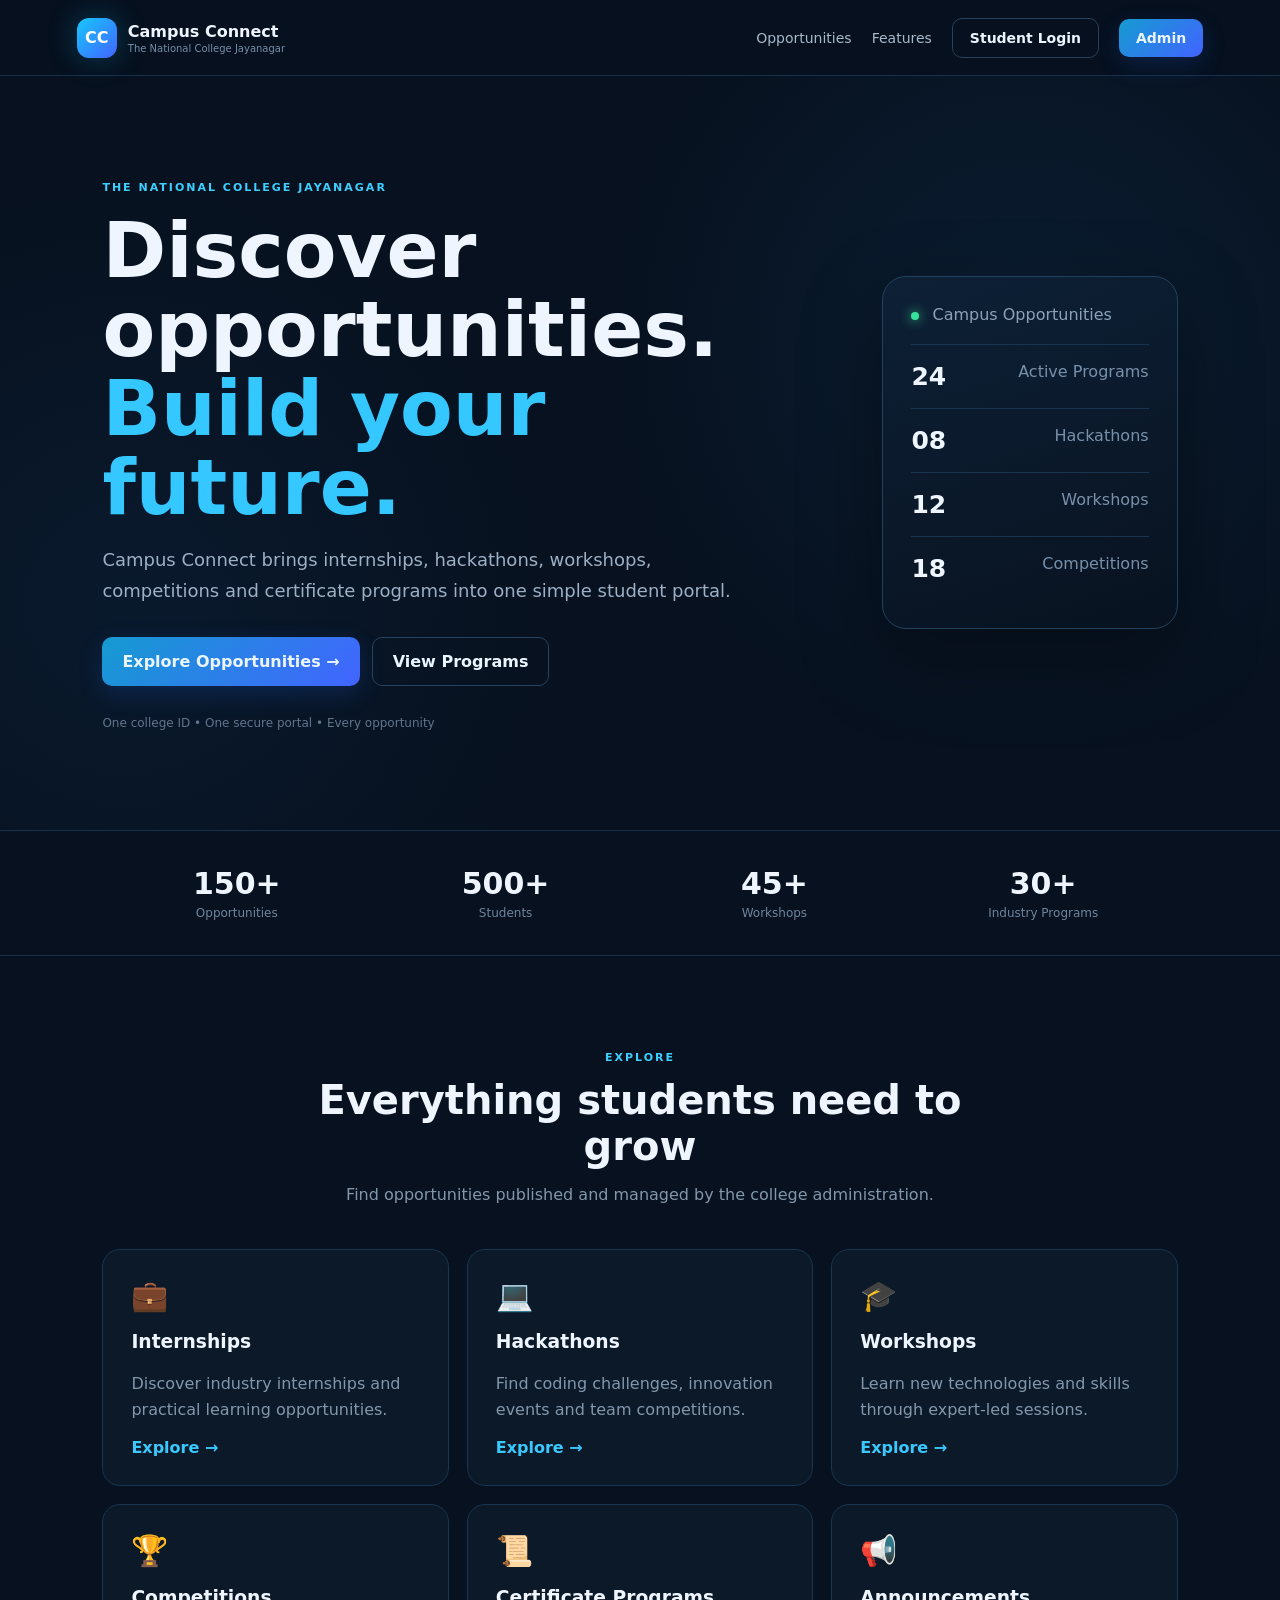
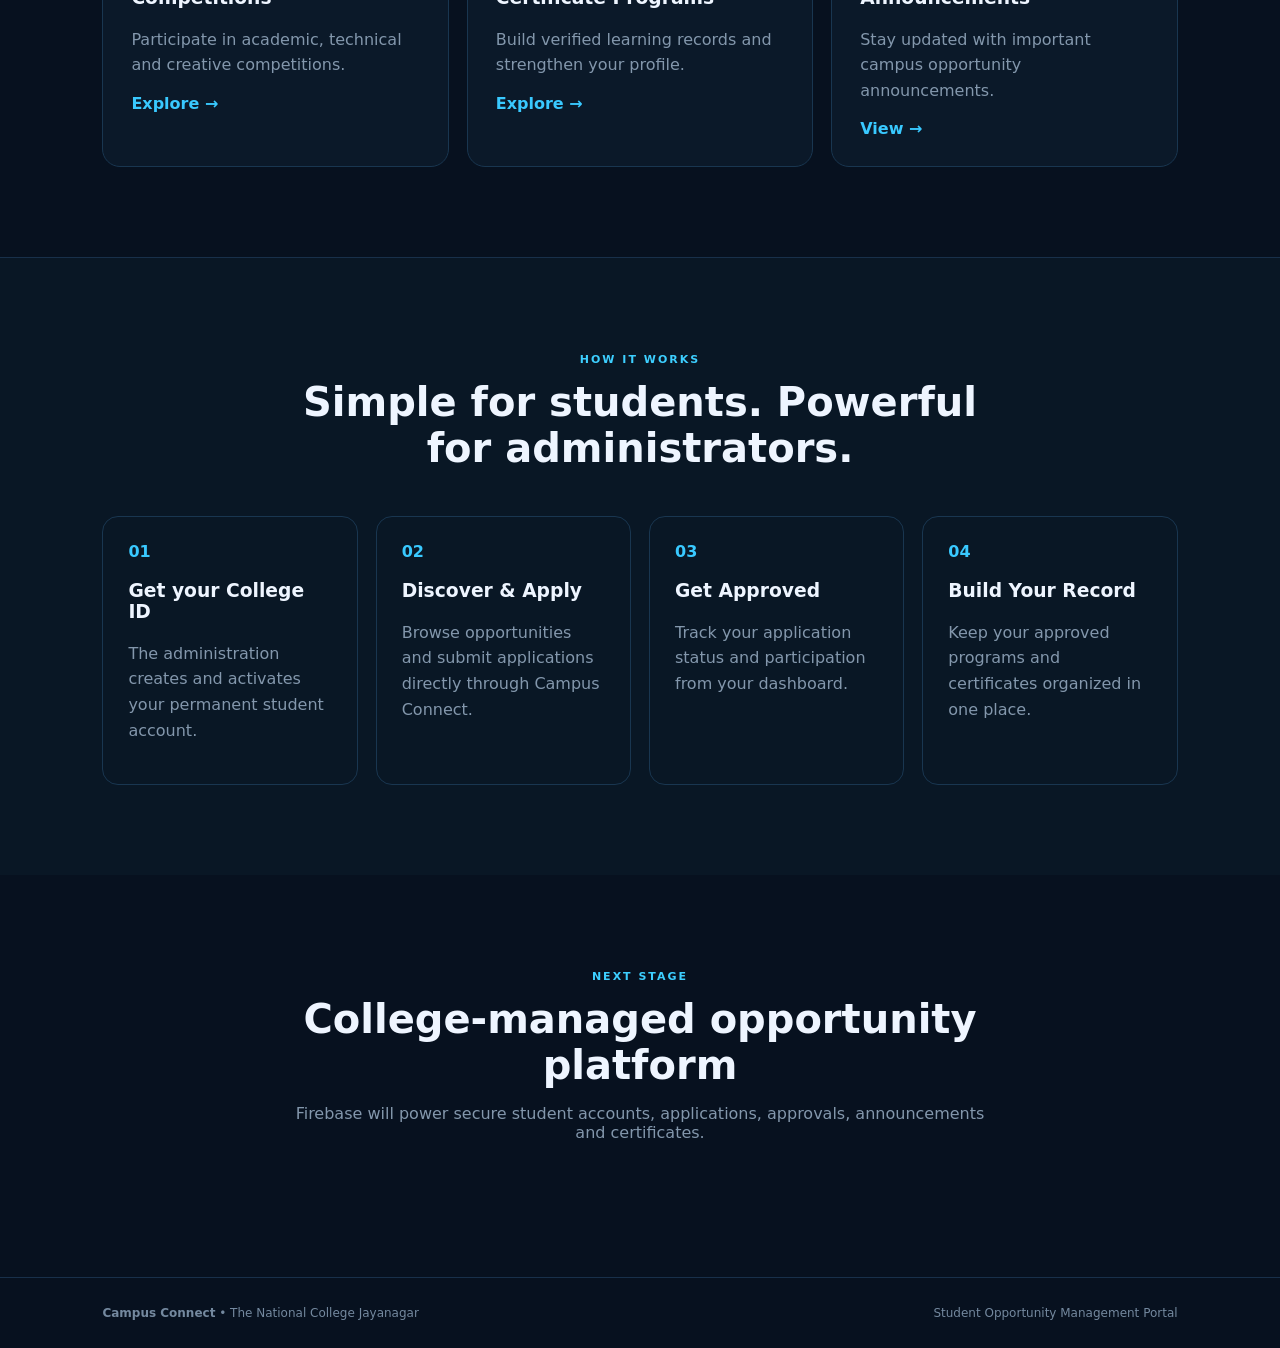
<file: index.html>
<!DOCTYPE html>
<html lang="en">
<head>
  <meta charset="UTF-8">
  <meta name="viewport" content="width=device-width, initial-scale=1.0">
  <title>Campus Connect | The National College Jayanagar</title>
  <link rel="stylesheet" href="css/style.css">
</head>
<body>
  <header class="navbar">
    <a class="brand" href="index.html">
      <span class="brand-mark">CC</span>
      <span><b>Campus Connect</b><small>The National College Jayanagar</small></span>
    </a>
    <nav>
      <a href="#opportunities">Opportunities</a>
      <a href="#features">Features</a>
      <a href="login.html" class="btn btn-outline">Student Login</a>
      <a href="admin-login.html" class="btn btn-primary">Admin</a>
    </nav>
  </header>

  <main>
    <section class="hero">
      <div class="hero-copy">
        <span class="eyebrow">THE NATIONAL COLLEGE JAYANAGAR</span>
        <h1>Discover opportunities.<br><span>Build your future.</span></h1>
        <p>Campus Connect brings internships, hackathons, workshops, competitions and certificate programs into one simple student portal.</p>
        <div class="hero-actions">
          <a href="login.html" class="btn btn-primary btn-large">Explore Opportunities →</a>
          <a href="#opportunities" class="btn btn-outline btn-large">View Programs</a>
        </div>
        <div class="hero-note">One college ID • One secure portal • Every opportunity</div>
      </div>
      <div class="hero-card">
        <div class="card-top"><span class="live-dot"></span> Campus Opportunities</div>
        <div class="mini-stat"><strong>24</strong><span>Active Programs</span></div>
        <div class="mini-stat"><strong>08</strong><span>Hackathons</span></div>
        <div class="mini-stat"><strong>12</strong><span>Workshops</span></div>
        <div class="mini-stat"><strong>18</strong><span>Competitions</span></div>
      </div>
    </section>

    <section class="stats">
      <div><strong>150+</strong><span>Opportunities</span></div>
      <div><strong>500+</strong><span>Students</span></div>
      <div><strong>45+</strong><span>Workshops</span></div>
      <div><strong>30+</strong><span>Industry Programs</span></div>
    </section>

    <section id="opportunities" class="section">
      <div class="section-heading">
        <span class="eyebrow">EXPLORE</span>
        <h2>Everything students need to grow</h2>
        <p>Find opportunities published and managed by the college administration.</p>
      </div>
      <div class="opportunity-grid">
        <article class="opportunity-card"><div class="icon">💼</div><h3>Internships</h3><p>Discover industry internships and practical learning opportunities.</p><a href="login.html">Explore →</a></article>
        <article class="opportunity-card"><div class="icon">💻</div><h3>Hackathons</h3><p>Find coding challenges, innovation events and team competitions.</p><a href="login.html">Explore →</a></article>
        <article class="opportunity-card"><div class="icon">🎓</div><h3>Workshops</h3><p>Learn new technologies and skills through expert-led sessions.</p><a href="login.html">Explore →</a></article>
        <article class="opportunity-card"><div class="icon">🏆</div><h3>Competitions</h3><p>Participate in academic, technical and creative competitions.</p><a href="login.html">Explore →</a></article>
        <article class="opportunity-card"><div class="icon">📜</div><h3>Certificate Programs</h3><p>Build verified learning records and strengthen your profile.</p><a href="login.html">Explore →</a></article>
        <article class="opportunity-card"><div class="icon">📢</div><h3>Announcements</h3><p>Stay updated with important campus opportunity announcements.</p><a href="login.html">View →</a></article>
      </div>
    </section>

    <section id="features" class="section dark-section">
      <div class="section-heading">
        <span class="eyebrow">HOW IT WORKS</span>
        <h2>Simple for students. Powerful for administrators.</h2>
      </div>
      <div class="steps">
        <div class="step"><span>01</span><h3>Get your College ID</h3><p>The administration creates and activates your permanent student account.</p></div>
        <div class="step"><span>02</span><h3>Discover & Apply</h3><p>Browse opportunities and submit applications directly through Campus Connect.</p></div>
        <div class="step"><span>03</span><h3>Get Approved</h3><p>Track your application status and participation from your dashboard.</p></div>
        <div class="step"><span>04</span><h3>Build Your Record</h3><p>Keep your approved programs and certificates organized in one place.</p></div>
      </div>
    </section>
  
    <section class="section">
      <div class="section-heading">
        <span class="eyebrow">NEXT STAGE</span>
        <h2>College-managed opportunity platform</h2>
        <p>Firebase will power secure student accounts, applications, approvals, announcements and certificates.</p>
      </div>
    </section>
  </main>

  <footer>
    <div><b>Campus Connect</b><span> • The National College Jayanagar</span></div>
    <div>Student Opportunity Management Portal</div>
  </footer>
</body>
</html>
</file>
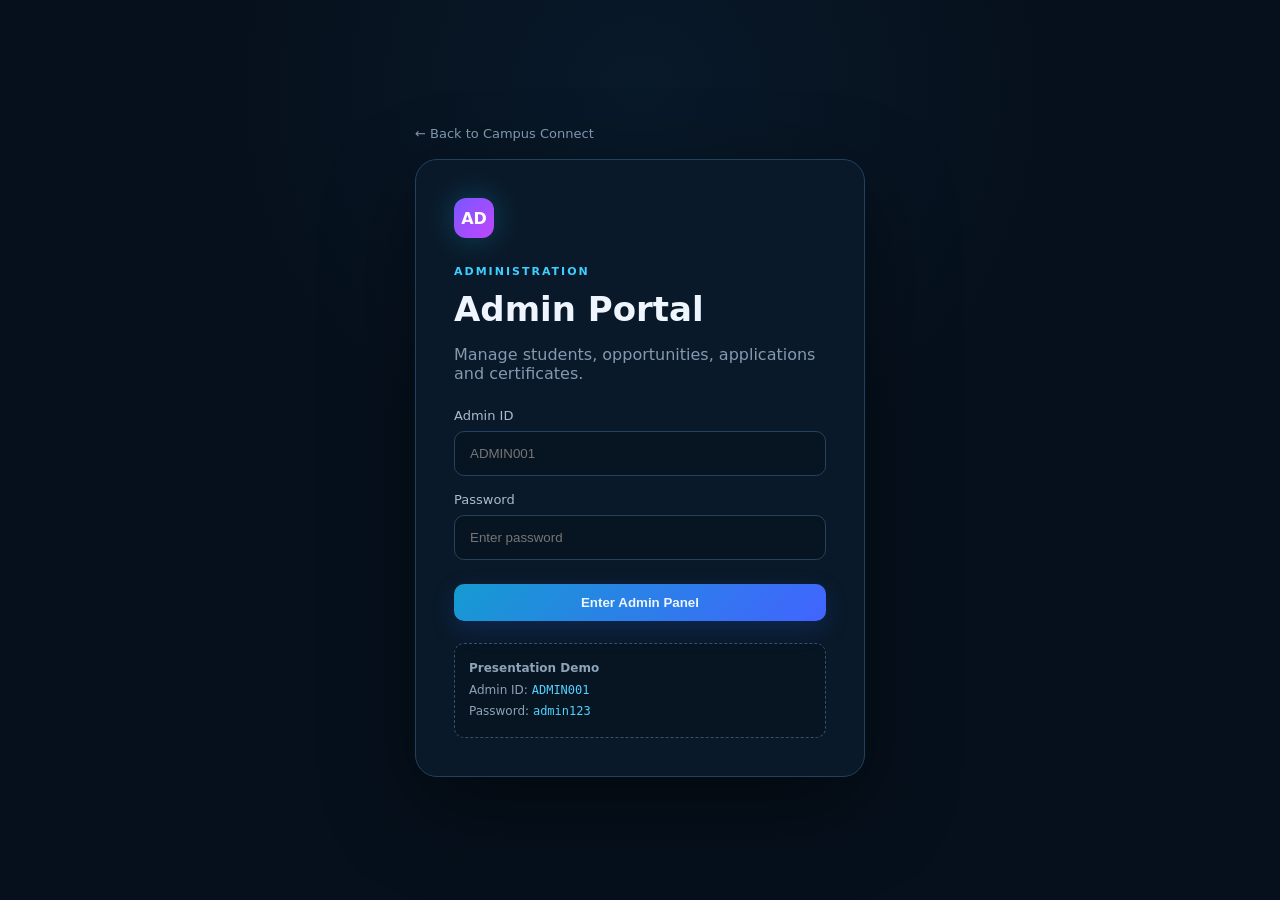
<file: admin-login.html>
<!DOCTYPE html>
<html lang="en"><head><meta charset="UTF-8"><meta name="viewport" content="width=device-width,initial-scale=1.0">
<title>Admin Login | Campus Connect</title><link rel="stylesheet" href="css/style.css"><link rel="stylesheet" href="css/auth.css"></head>
<body class="auth-page">
<div class="auth-shell">
  <a href="index.html" class="back">← Back to Campus Connect</a>
  <div class="auth-box admin-auth">
    <div class="auth-logo admin-mark">AD</div>
    <span class="eyebrow">ADMINISTRATION</span>
    <h1>Admin Portal</h1>
    <p>Manage students, opportunities, applications and certificates.</p>
    <form id="adminLogin">
      <label>Admin ID<input id="adminId" type="text" placeholder="ADMIN001" required></label>
      <label>Password<input id="adminPassword" type="password" placeholder="Enter password" required></label>
      <button class="btn btn-primary btn-full" type="submit">Enter Admin Panel</button>
      <p id="adminMessage" class="form-message"></p>
    </form>
    <div class="demo-box"><b>Presentation Demo</b><br>Admin ID: <code>ADMIN001</code><br>Password: <code>admin123</code></div>
  </div>
</div>
<script src="js/auth.js"></script></body></html>
</file>
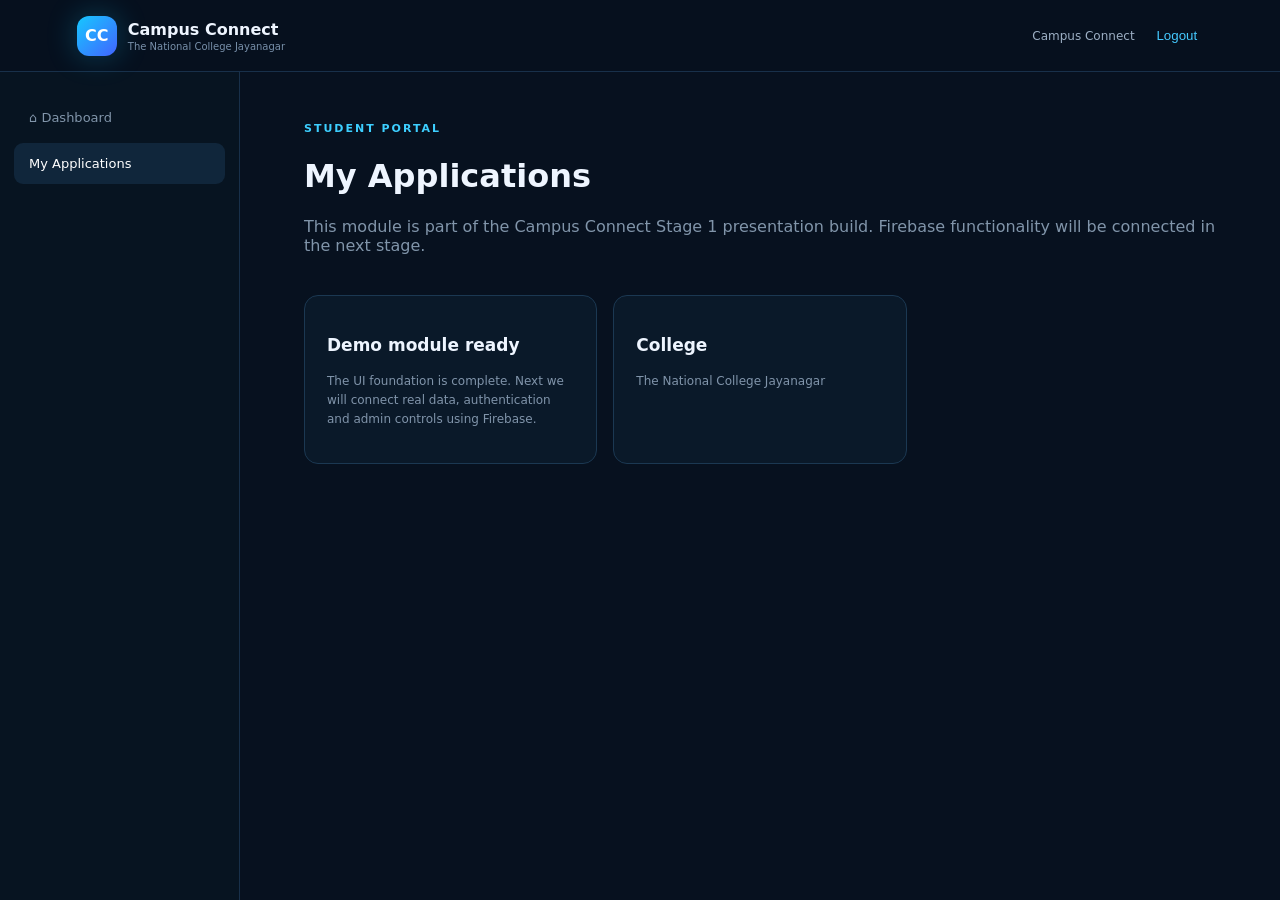
<file: applications.html>
<!DOCTYPE html><html lang="en"><head><meta charset="UTF-8"><meta name="viewport" content="width=device-width,initial-scale=1.0"><title>My Applications | Campus Connect</title><link rel="stylesheet" href="css/style.css"><link rel="stylesheet" href="css/dashboard.css"></head><body><header class="dash-nav"><a class="brand" href="index.html"><span class="brand-mark">CC</span><span><b>Campus Connect</b><small>The National College Jayanagar</small></span></a><div class="user-chip">Campus Connect <button onclick="logout()">Logout</button></div></header><div class="dash-layout"><aside class="sidebar"><a href="dashboard.html">⌂ Dashboard</a><a class="active" href="#">My Applications</a></aside><main class="dashboard-main"><span class="eyebrow">STUDENT PORTAL</span><h1>My Applications</h1><p style="color:#8195aa">This module is part of the Campus Connect Stage 1 presentation build. Firebase functionality will be connected in the next stage.</p><div class="dash-section"><div class="dash-cards"><article><h3>Demo module ready</h3><p>The UI foundation is complete. Next we will connect real data, authentication and admin controls using Firebase.</p></article><article><h3>College</h3><p>The National College Jayanagar</p></article></div></div></main></div><script src="js/auth.js"></script></body></html>
</file>
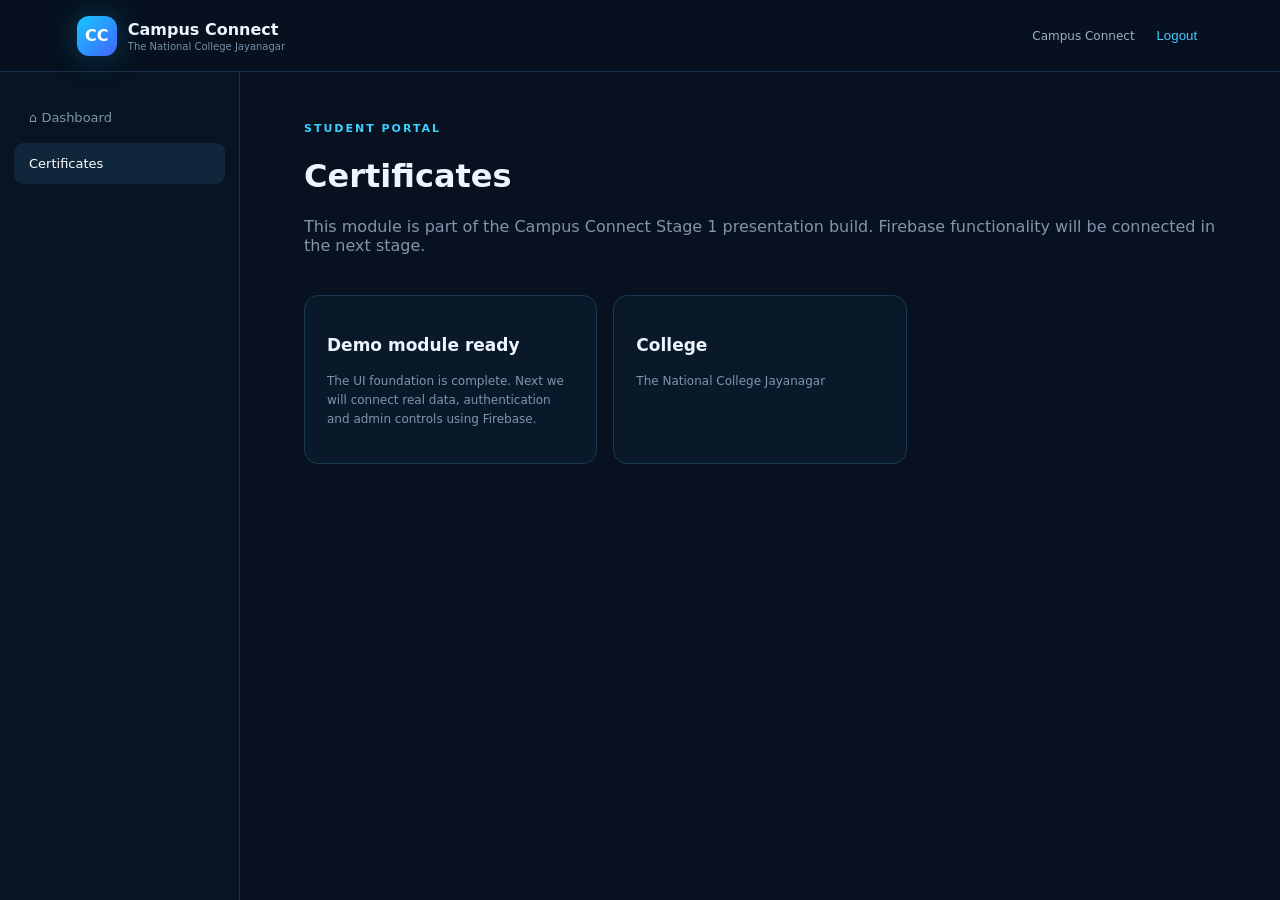
<file: certificates.html>
<!DOCTYPE html><html lang="en"><head><meta charset="UTF-8"><meta name="viewport" content="width=device-width,initial-scale=1.0"><title>Certificates | Campus Connect</title><link rel="stylesheet" href="css/style.css"><link rel="stylesheet" href="css/dashboard.css"></head><body><header class="dash-nav"><a class="brand" href="index.html"><span class="brand-mark">CC</span><span><b>Campus Connect</b><small>The National College Jayanagar</small></span></a><div class="user-chip">Campus Connect <button onclick="logout()">Logout</button></div></header><div class="dash-layout"><aside class="sidebar"><a href="dashboard.html">⌂ Dashboard</a><a class="active" href="#">Certificates</a></aside><main class="dashboard-main"><span class="eyebrow">STUDENT PORTAL</span><h1>Certificates</h1><p style="color:#8195aa">This module is part of the Campus Connect Stage 1 presentation build. Firebase functionality will be connected in the next stage.</p><div class="dash-section"><div class="dash-cards"><article><h3>Demo module ready</h3><p>The UI foundation is complete. Next we will connect real data, authentication and admin controls using Firebase.</p></article><article><h3>College</h3><p>The National College Jayanagar</p></article></div></div></main></div><script src="js/auth.js"></script></body></html>
</file>
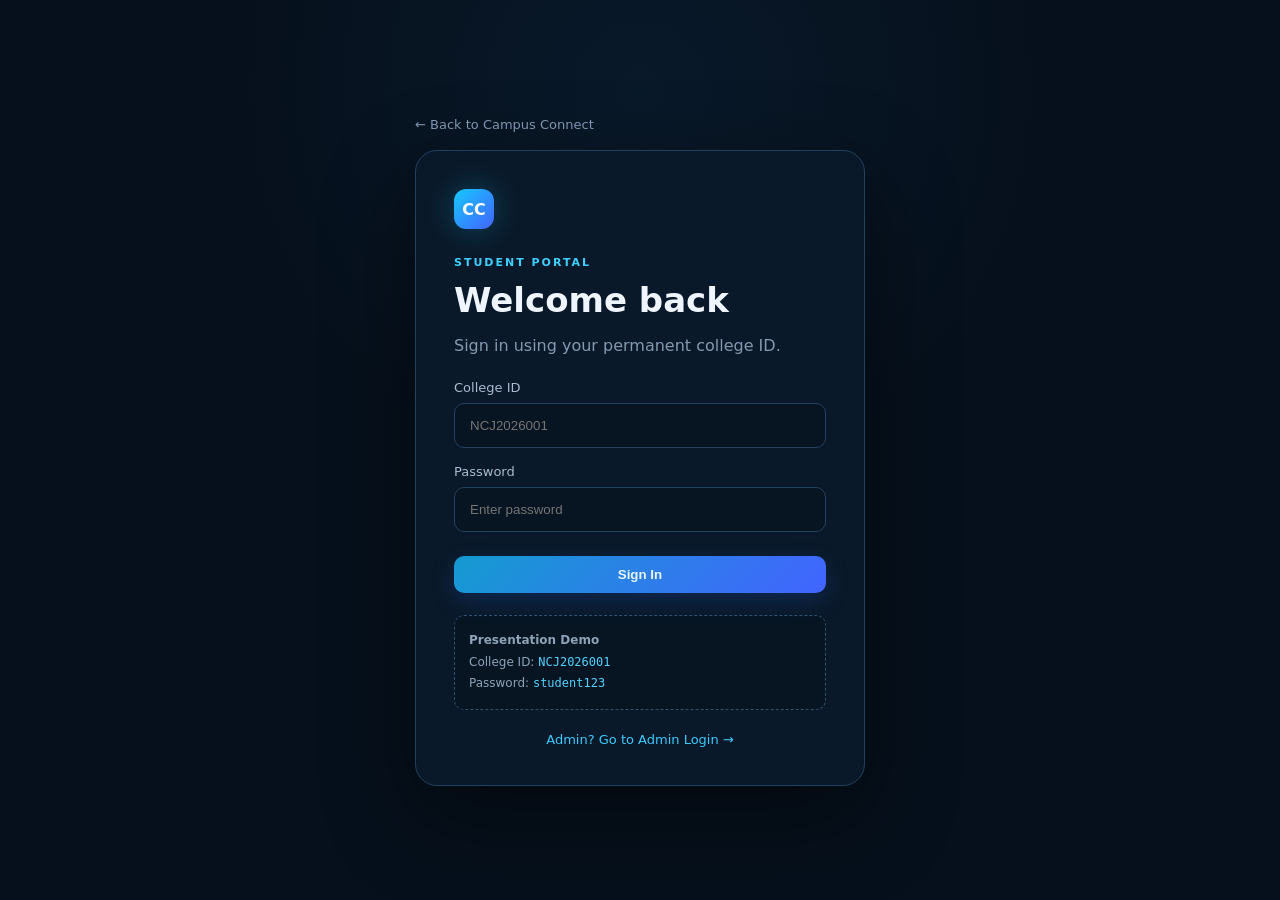
<file: login.html>
<!DOCTYPE html>
<html lang="en"><head><meta charset="UTF-8"><meta name="viewport" content="width=device-width,initial-scale=1.0">
<title>Student Login | Campus Connect</title><link rel="stylesheet" href="css/style.css"><link rel="stylesheet" href="css/auth.css"></head>
<body class="auth-page">
<div class="auth-shell">
  <a href="index.html" class="back">← Back to Campus Connect</a>
  <div class="auth-box">
    <div class="auth-logo">CC</div>
    <span class="eyebrow">STUDENT PORTAL</span>
    <h1>Welcome back</h1>
    <p>Sign in using your permanent college ID.</p>
    <form id="studentLogin">
      <label>College ID<input id="studentId" type="text" placeholder="NCJ2026001" required></label>
      <label>Password<input id="studentPassword" type="password" placeholder="Enter password" required></label>
      <button class="btn btn-primary btn-full" type="submit">Sign In</button>
      <p id="loginMessage" class="form-message"></p>
    </form>
    <div class="demo-box"><b>Presentation Demo</b><br>College ID: <code>NCJ2026001</code><br>Password: <code>student123</code></div>
    <a href="admin-login.html" class="switch-link">Admin? Go to Admin Login →</a>
  </div>
</div>
<script src="js/auth.js"></script></body></html>
</file>
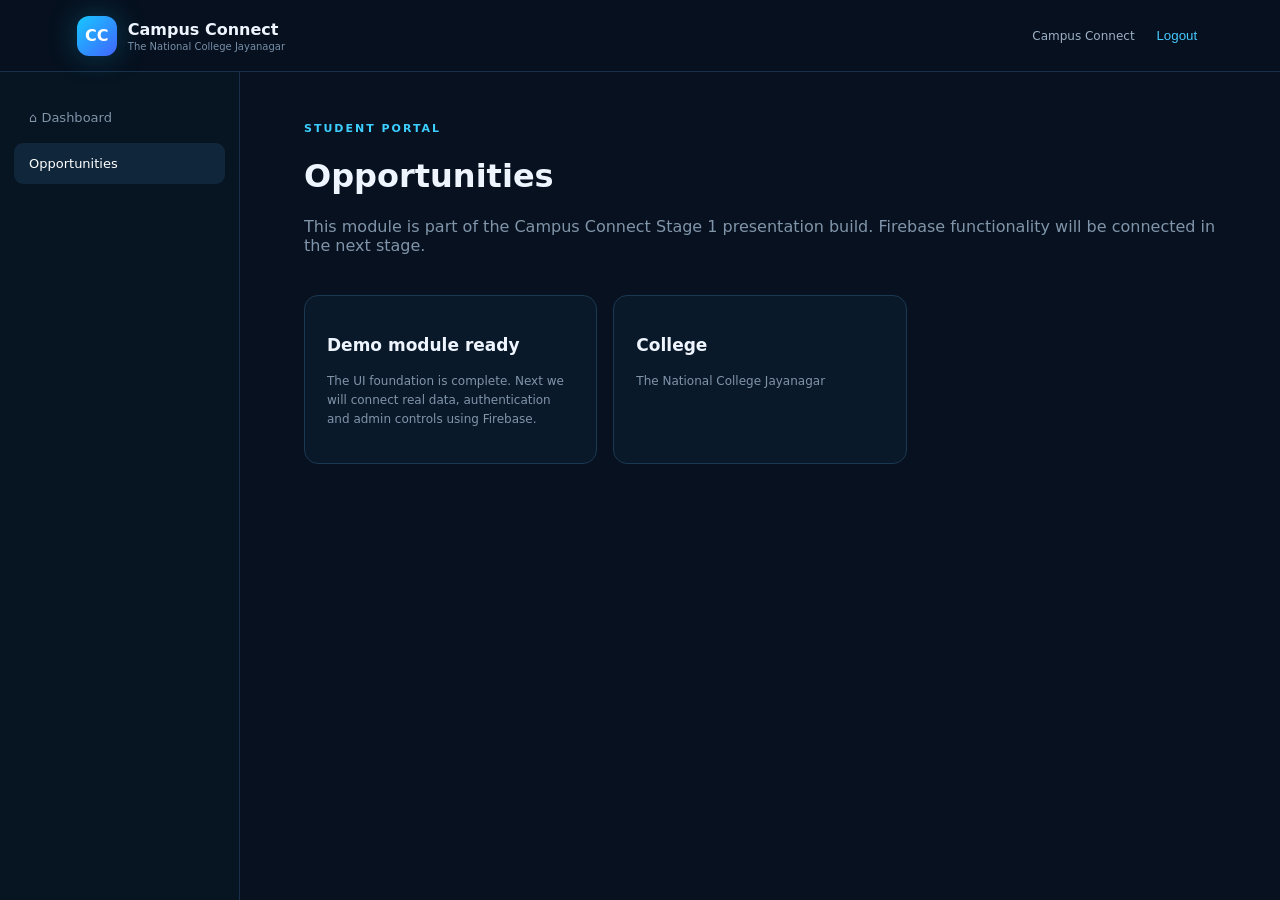
<file: opportunity.html>
<!DOCTYPE html><html lang="en"><head><meta charset="UTF-8"><meta name="viewport" content="width=device-width,initial-scale=1.0"><title>Opportunities | Campus Connect</title><link rel="stylesheet" href="css/style.css"><link rel="stylesheet" href="css/dashboard.css"></head><body><header class="dash-nav"><a class="brand" href="index.html"><span class="brand-mark">CC</span><span><b>Campus Connect</b><small>The National College Jayanagar</small></span></a><div class="user-chip">Campus Connect <button onclick="logout()">Logout</button></div></header><div class="dash-layout"><aside class="sidebar"><a href="dashboard.html">⌂ Dashboard</a><a class="active" href="#">Opportunities</a></aside><main class="dashboard-main"><span class="eyebrow">STUDENT PORTAL</span><h1>Opportunities</h1><p style="color:#8195aa">This module is part of the Campus Connect Stage 1 presentation build. Firebase functionality will be connected in the next stage.</p><div class="dash-section"><div class="dash-cards"><article><h3>Demo module ready</h3><p>The UI foundation is complete. Next we will connect real data, authentication and admin controls using Firebase.</p></article><article><h3>College</h3><p>The National College Jayanagar</p></article></div></div></main></div><script src="js/auth.js"></script></body></html>
</file>
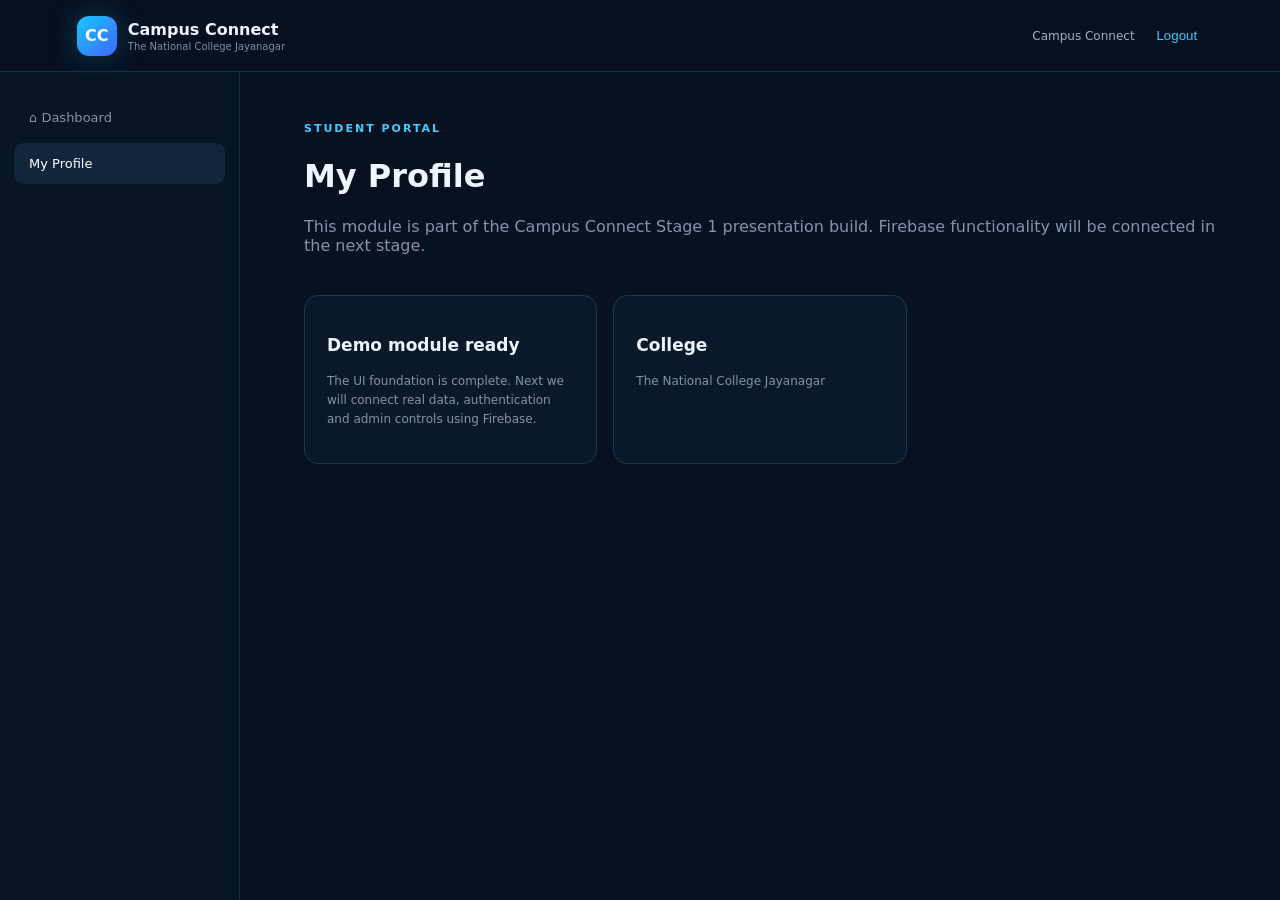
<file: profile.html>
<!DOCTYPE html><html lang="en"><head><meta charset="UTF-8"><meta name="viewport" content="width=device-width,initial-scale=1.0"><title>My Profile | Campus Connect</title><link rel="stylesheet" href="css/style.css"><link rel="stylesheet" href="css/dashboard.css"></head><body><header class="dash-nav"><a class="brand" href="index.html"><span class="brand-mark">CC</span><span><b>Campus Connect</b><small>The National College Jayanagar</small></span></a><div class="user-chip">Campus Connect <button onclick="logout()">Logout</button></div></header><div class="dash-layout"><aside class="sidebar"><a href="dashboard.html">⌂ Dashboard</a><a class="active" href="#">My Profile</a></aside><main class="dashboard-main"><span class="eyebrow">STUDENT PORTAL</span><h1>My Profile</h1><p style="color:#8195aa">This module is part of the Campus Connect Stage 1 presentation build. Firebase functionality will be connected in the next stage.</p><div class="dash-section"><div class="dash-cards"><article><h3>Demo module ready</h3><p>The UI foundation is complete. Next we will connect real data, authentication and admin controls using Firebase.</p></article><article><h3>College</h3><p>The National College Jayanagar</p></article></div></div></main></div><script src="js/auth.js"></script></body></html>
</file>
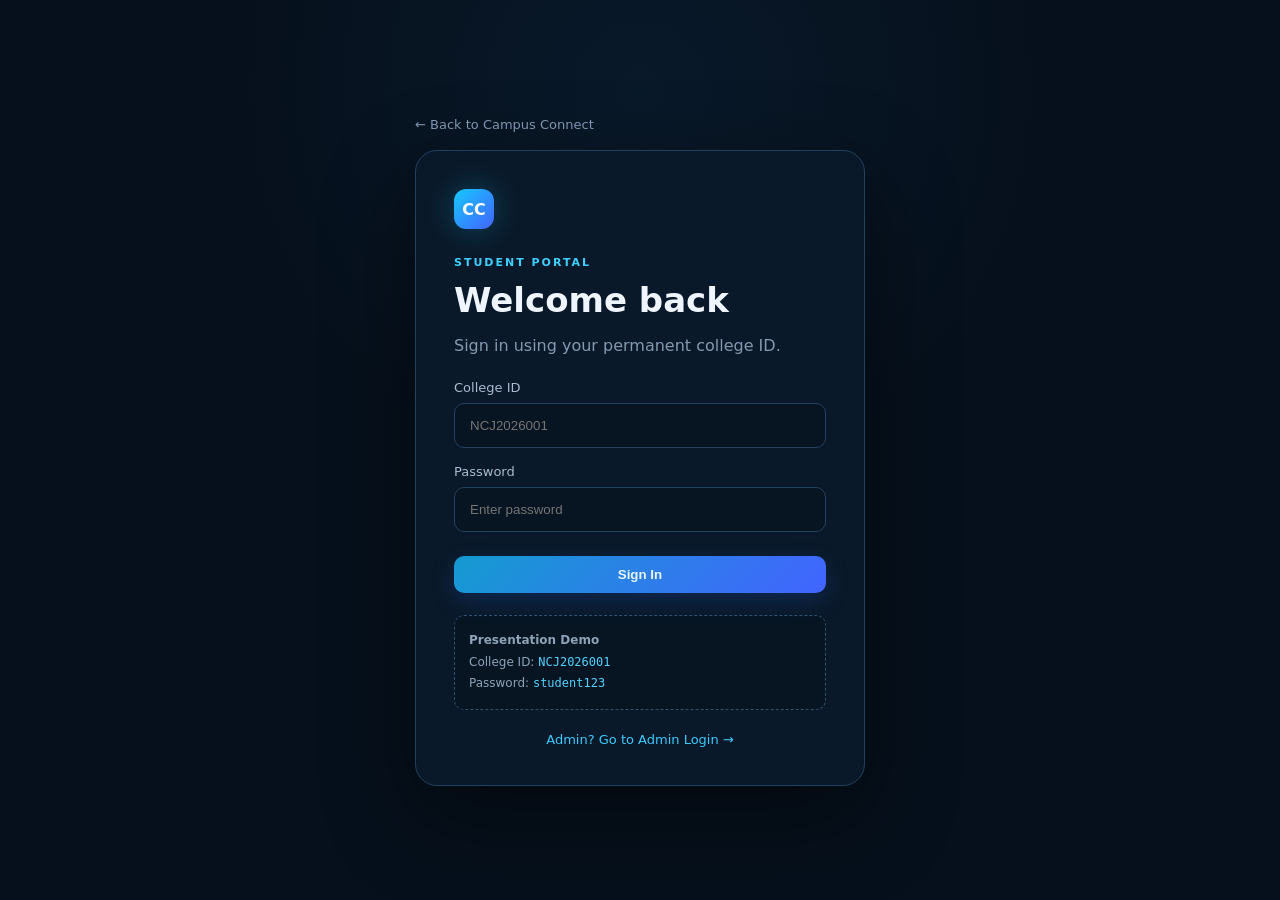
<file: student-dashboard.html>
<!DOCTYPE html>
<html lang="en"><head><meta charset="UTF-8"><meta name="viewport" content="width=device-width,initial-scale=1.0">
<title>Student Dashboard | Campus Connect</title><link rel="stylesheet" href="css/style.css"><link rel="stylesheet" href="css/dashboard.css"></head>
<body data-role="student">
<header class="dash-nav"><a class="brand" href="index.html"><span class="brand-mark">CC</span><span><b>Campus Connect</b><small>The National College Jayanagar</small></span></a><div class="user-chip"><span data-user-id>NCJ2026001</span> <button onclick="logout()">Logout</button></div></header>
<div class="dash-layout">
<aside class="sidebar"><a class="active" href="student-dashboard.html">⌂ Dashboard</a><a href="opportunity.html">◎ Opportunities</a><a href="applications.html">✓ My Applications</a><a href="certificates.html">▣ Certificates</a><a href="profile.html">◉ My Profile</a></aside>
<main class="dashboard-main">
<div class="welcome"><div><span class="eyebrow">STUDENT DASHBOARD</span><h1>Welcome, <span data-user-name>Janardhan</span> 👋</h1><p>Here’s what’s happening on Campus Connect today.</p></div><a href="opportunity.html" class="btn btn-primary">Find Opportunities</a></div>
<div class="dashboard-stats"><div><span>Active Opportunities</span><strong>24</strong></div><div><span>Applications</span><strong>06</strong></div><div><span>Approved</span><strong>04</strong></div><div><span>Certificates</span><strong>03</strong></div></div>
<section class="dash-section"><div class="section-title"><h2>Recommended for you</h2><a href="opportunity.html">View all →</a></div>
<div class="dash-cards"><article><span class="tag blue">HACKATHON</span><h3>National Innovation Hackathon 2026</h3><p>Build solutions for real-world problems.</p><div class="card-meta">📅 Oct 18, 2026 &nbsp; • &nbsp; Online</div><button onclick="alert('Demo: Application submitted!')" class="btn btn-small">Apply Now</button></article>
<article><span class="tag green">INTERNSHIP</span><h3>AI & Web Development Internship</h3><p>8-week industry-oriented internship program.</p><div class="card-meta">📅 Applications open &nbsp; • &nbsp; Bengaluru</div><button onclick="alert('Demo: Application submitted!')" class="btn btn-small">Apply Now</button></article>
<article><span class="tag purple">WORKSHOP</span><h3>Cloud Computing Workshop</h3><p>Hands-on workshop covering modern cloud tools.</p><div class="card-meta">📅 Sep 30, 2026 &nbsp; • &nbsp; Campus</div><button onclick="alert('Demo: Registered!')" class="btn btn-small">Register</button></article></div></section>
</main></div><script src="js/auth.js"></script></body></html>
</file>
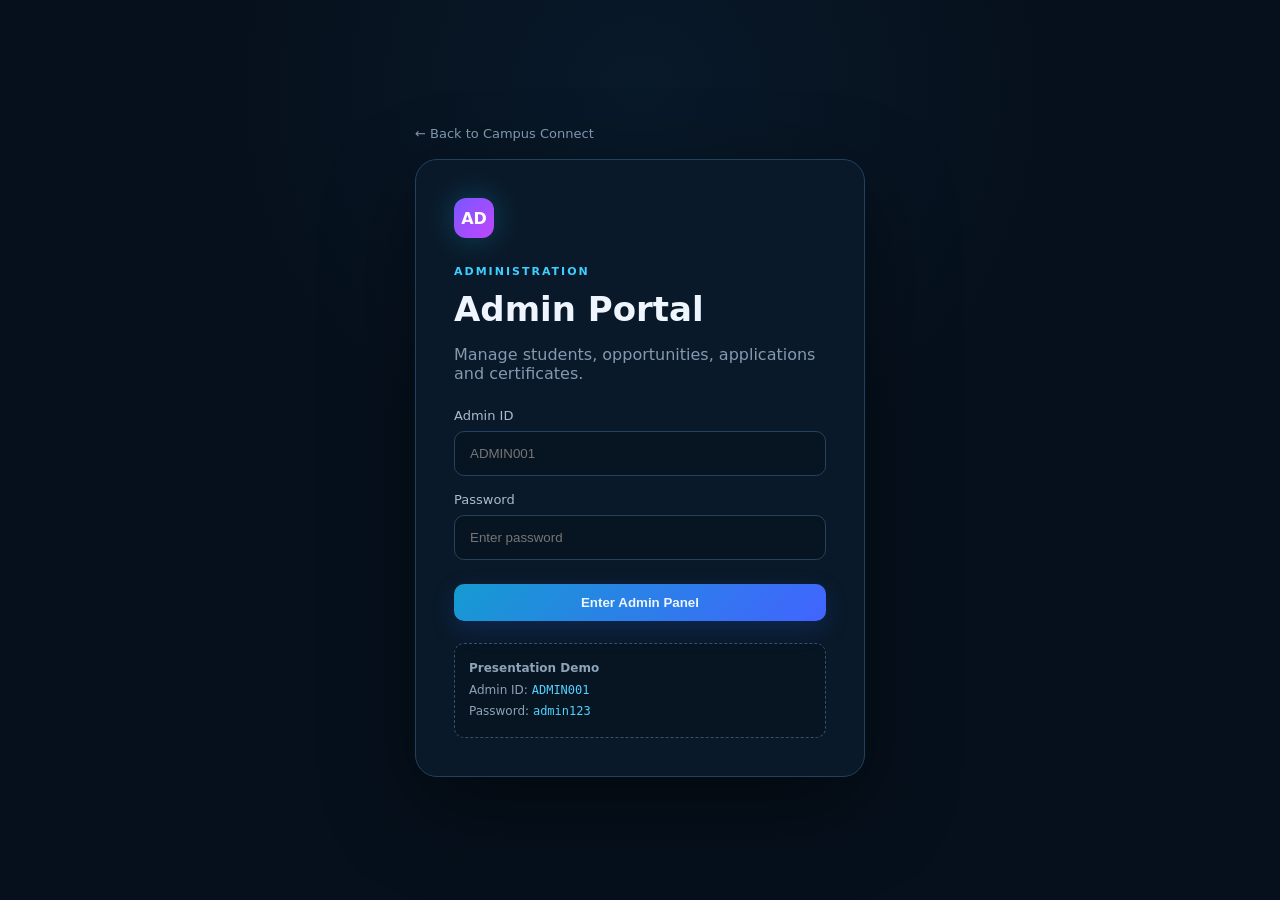
<file: admin/announcements.html>
<!DOCTYPE html><html lang="en"><head><meta charset="UTF-8"><meta name="viewport" content="width=device-width,initial-scale=1.0"><title>Announcements | Campus Connect</title><link rel="stylesheet" href="../css/style.css"><link rel="stylesheet" href="../css/dashboard.css"></head><body data-role="admin"><header class="dash-nav"><a class="brand" href="../index.html"><span class="brand-mark">CC</span><span><b>Campus Connect</b><small>The National College Jayanagar</small></span></a><div class="user-chip">Campus Connect <button onclick="logout()">Logout</button></div></header><div class="dash-layout"><aside class="sidebar"><a href="dashboard.html">⌂ Dashboard</a><a class="active" href="#">Announcements</a></aside><main class="dashboard-main"><span class="eyebrow">ADMINISTRATION</span><h1>Announcements</h1><p style="color:#8195aa">This module is part of the Campus Connect Stage 1 presentation build. Firebase functionality will be connected in the next stage.</p><div class="dash-section"><div class="dash-cards"><article><h3>Demo module ready</h3><p>The UI foundation is complete. Next we will connect real data, authentication and admin controls using Firebase.</p></article><article><h3>College</h3><p>The National College Jayanagar</p></article></div></div></main></div><script src="../js/auth.js"></script></body></html>
</file>
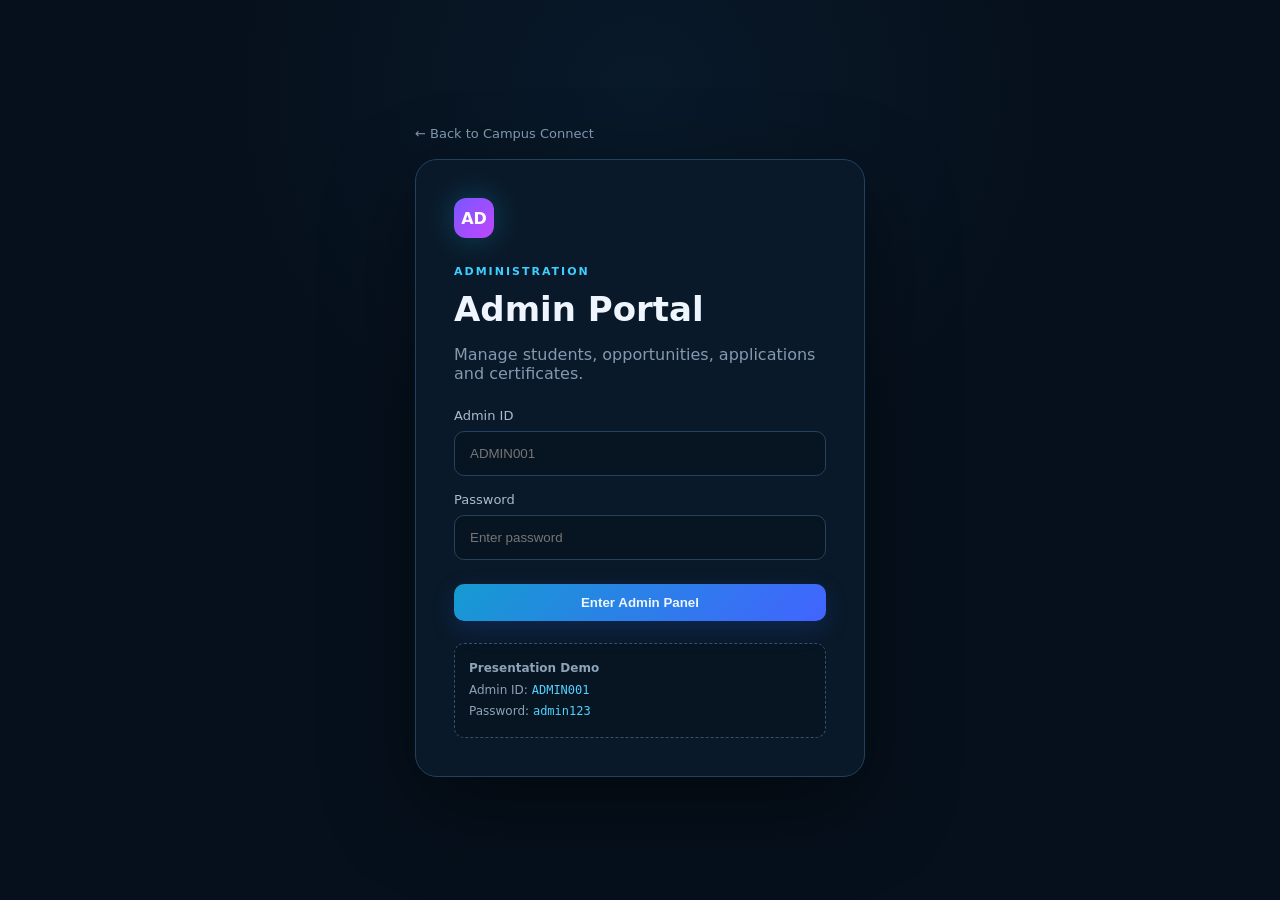
<file: admin/applications.html>
<!DOCTYPE html><html lang="en"><head><meta charset="UTF-8"><meta name="viewport" content="width=device-width,initial-scale=1.0"><title>Review Applications | Campus Connect</title><link rel="stylesheet" href="../css/style.css"><link rel="stylesheet" href="../css/dashboard.css"></head><body data-role="admin"><header class="dash-nav"><a class="brand" href="../index.html"><span class="brand-mark">CC</span><span><b>Campus Connect</b><small>The National College Jayanagar</small></span></a><div class="user-chip">Campus Connect <button onclick="logout()">Logout</button></div></header><div class="dash-layout"><aside class="sidebar"><a href="dashboard.html">⌂ Dashboard</a><a class="active" href="#">Review Applications</a></aside><main class="dashboard-main"><span class="eyebrow">ADMINISTRATION</span><h1>Review Applications</h1><p style="color:#8195aa">This module is part of the Campus Connect Stage 1 presentation build. Firebase functionality will be connected in the next stage.</p><div class="dash-section"><div class="dash-cards"><article><h3>Demo module ready</h3><p>The UI foundation is complete. Next we will connect real data, authentication and admin controls using Firebase.</p></article><article><h3>College</h3><p>The National College Jayanagar</p></article></div></div></main></div><script src="../js/auth.js"></script></body></html>
</file>
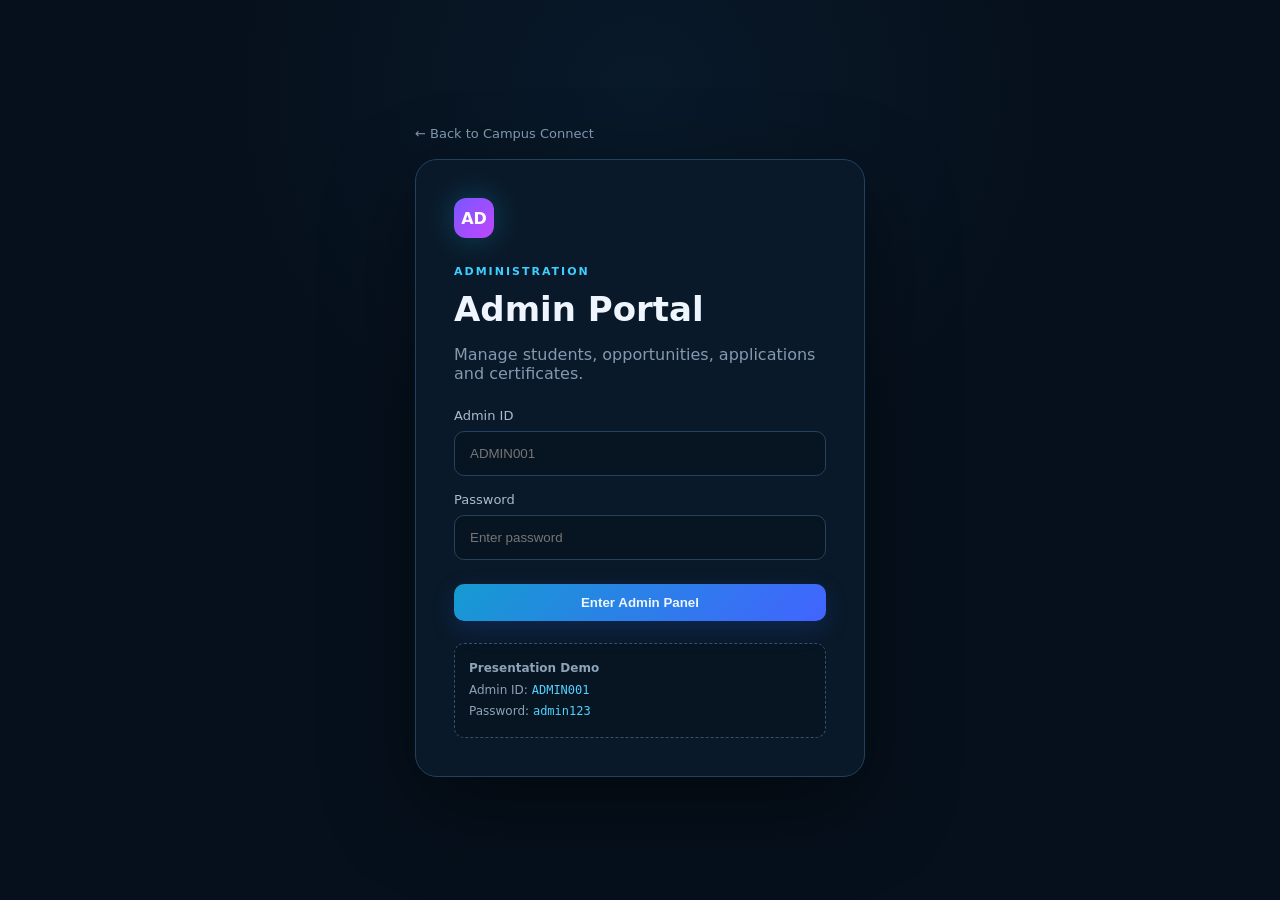
<file: admin/certificates.html>
<!DOCTYPE html><html lang="en"><head><meta charset="UTF-8"><meta name="viewport" content="width=device-width,initial-scale=1.0"><title>Certificates | Campus Connect</title><link rel="stylesheet" href="../css/style.css"><link rel="stylesheet" href="../css/dashboard.css"></head><body data-role="admin"><header class="dash-nav"><a class="brand" href="../index.html"><span class="brand-mark">CC</span><span><b>Campus Connect</b><small>The National College Jayanagar</small></span></a><div class="user-chip">Campus Connect <button onclick="logout()">Logout</button></div></header><div class="dash-layout"><aside class="sidebar"><a href="dashboard.html">⌂ Dashboard</a><a class="active" href="#">Certificates</a></aside><main class="dashboard-main"><span class="eyebrow">ADMINISTRATION</span><h1>Certificates</h1><p style="color:#8195aa">This module is part of the Campus Connect Stage 1 presentation build. Firebase functionality will be connected in the next stage.</p><div class="dash-section"><div class="dash-cards"><article><h3>Demo module ready</h3><p>The UI foundation is complete. Next we will connect real data, authentication and admin controls using Firebase.</p></article><article><h3>College</h3><p>The National College Jayanagar</p></article></div></div></main></div><script src="../js/auth.js"></script></body></html>
</file>
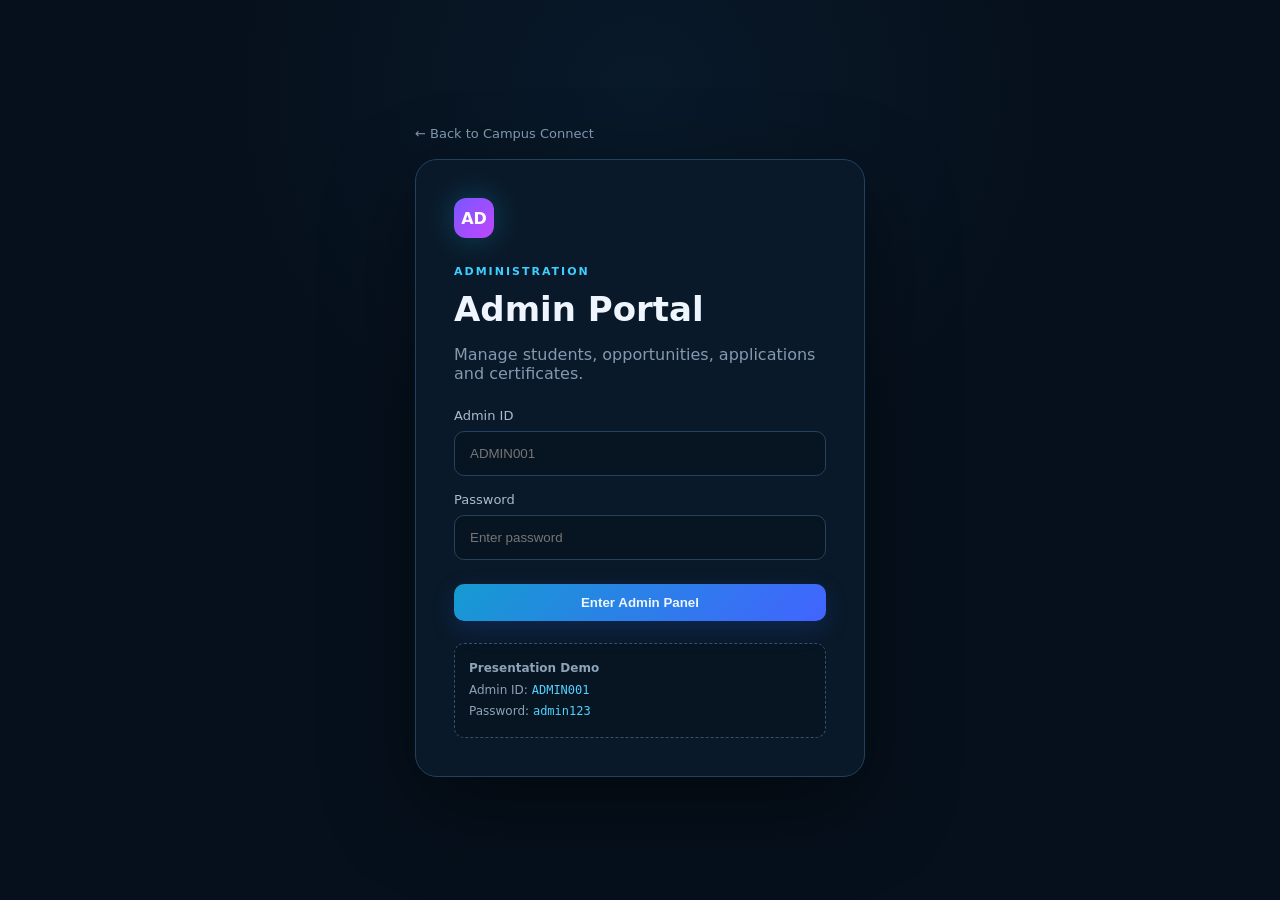
<file: admin/dashboard.html>
<!DOCTYPE html>
<html lang="en"><head><meta charset="UTF-8"><meta name="viewport" content="width=device-width,initial-scale=1.0">
<title>Admin Dashboard | Campus Connect</title><link rel="stylesheet" href="../css/style.css"><link rel="stylesheet" href="../css/dashboard.css"></head>
<body data-role="admin">
<header class="dash-nav"><a class="brand" href="../index.html"><span class="brand-mark">CC</span><span><b>Campus Connect</b><small>The National College Jayanagar</small></span></a><div class="user-chip"><span data-user-id>ADMIN001</span> <button onclick="logout()">Logout</button></div></header>
<div class="dash-layout">
<aside class="sidebar admin-sidebar"><a class="active" href="dashboard.html">⌂ Dashboard</a><a href="opportunities.html">◎ Manage Opportunities</a><a href="students.html">♙ Students</a><a href="applications.html">✓ Applications</a><a href="certificates.html">▣ Certificates</a><a href="announcements.html">📢 Announcements</a></aside>
<main class="dashboard-main">
<div class="welcome"><div><span class="eyebrow">ADMINISTRATION</span><h1>College Admin Dashboard</h1><p>Manage Campus Connect for The National College Jayanagar.</p></div><a href="opportunities.html" class="btn btn-primary">+ Add Opportunity</a></div>
<div class="dashboard-stats"><div><span>Total Students</span><strong>528</strong></div><div><span>Active Opportunities</span><strong>24</strong></div><div><span>Pending Applications</span><strong>17</strong></div><div><span>Certificates Issued</span><strong>146</strong></div></div>
<section class="dash-section"><div class="section-title"><h2>Administration actions</h2></div>
<div class="admin-grid"><a href="opportunities.html"><b>◎ Manage Opportunities</b><span>Create and publish programs</span></a><a href="students.html"><b>♙ Manage Students</b><span>Approve and activate student accounts</span></a><a href="applications.html"><b>✓ Review Applications</b><span>Approve or reject applications</span></a><a href="certificates.html"><b>▣ Certificates</b><span>Manage student certificates</span></a></div></section>
<section class="dash-section"><div class="section-title"><h2>Recent activity</h2></div><div class="activity"><p><b>NCJ2026034</b> applied for AI & Web Development Internship <span>2 min ago</span></p><p><b>NCJ2026018</b> completed Cloud Computing Workshop <span>18 min ago</span></p><p><b>NCJ2026091</b> requested student account approval <span>1 hr ago</span></p></div></section>
</main></div><script src="../js/auth.js"></script></body></html>
</file>
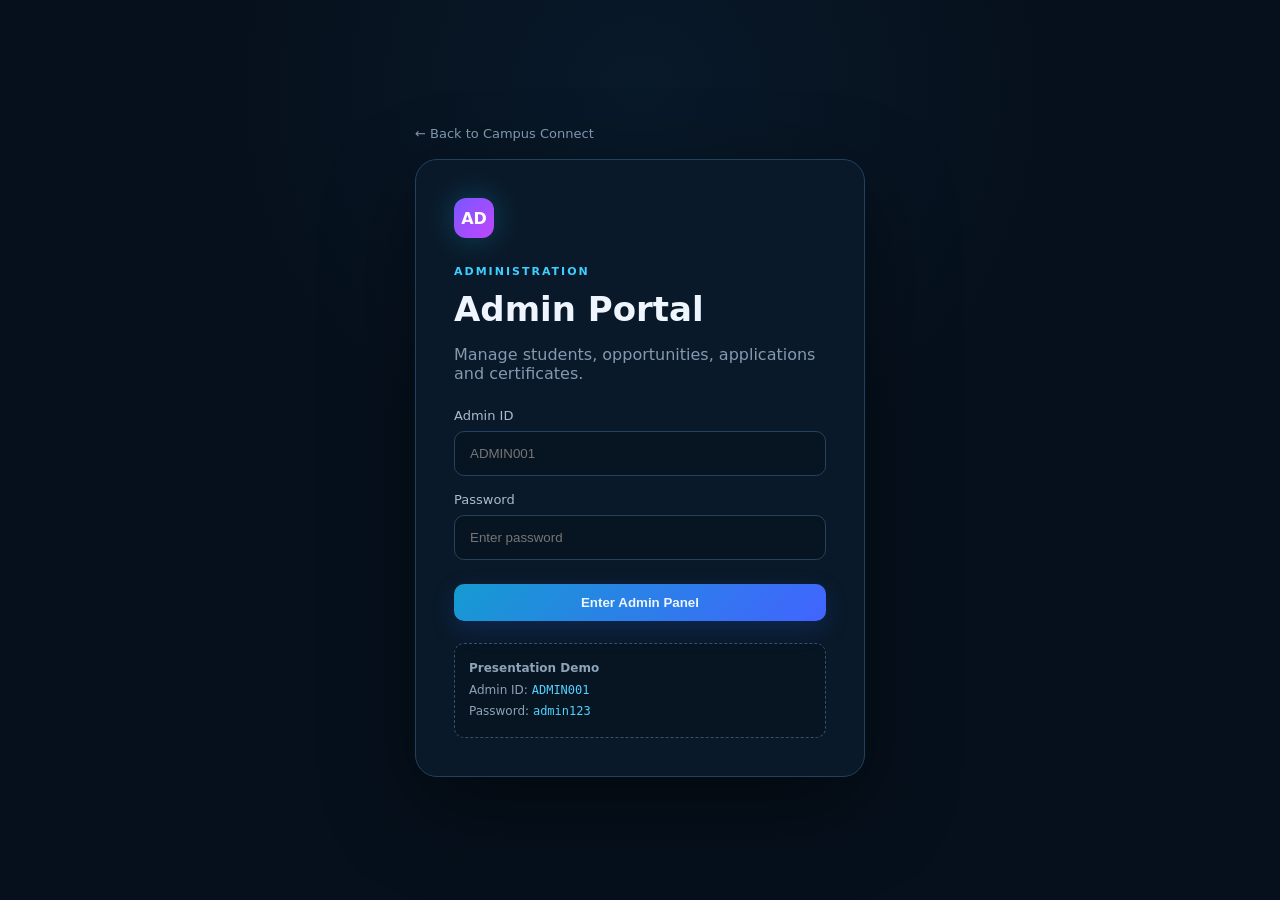
<file: admin/opportunities.html>
<!DOCTYPE html>
<html lang="en">
<head><meta charset="UTF-8"><meta name="viewport" content="width=device-width,initial-scale=1.0">
<title>Manage Opportunities | Campus Connect</title>
<link rel="stylesheet" href="../css/style.css"><link rel="stylesheet" href="../css/dashboard.css">
<style>
.form-grid{display:grid;grid-template-columns:1fr 1fr;gap:14px}.panel{padding:22px;border:1px solid #1b3852;background:#0a1929;border-radius:14px;margin-top:25px}label{display:block;color:#aabbd0;font-size:12px;margin-bottom:13px}input,select,textarea{width:100%;margin-top:7px;padding:12px;background:#071422;border:1px solid #26425e;border-radius:9px;color:#fff}textarea{min-height:90px;resize:vertical}.full{grid-column:1/-1}.op-list{margin-top:25px}.op-item{display:flex;justify-content:space-between;gap:20px;padding:18px;border:1px solid #1b3852;background:#0a1929;border-radius:12px;margin-bottom:10px}.muted{color:#8094aa;font-size:12px}@media(max-width:700px){.form-grid{grid-template-columns:1fr}.full{grid-column:auto}.op-item{flex-direction:column}}
</style></head>
<body data-role="admin">
<header class="dash-nav"><a class="brand" href="../index.html"><span class="brand-mark">CC</span><span><b>Campus Connect</b><small>The National College Jayanagar</small></span></a><div class="user-chip"><span data-user-id>ADMIN001</span> <button onclick="logout()">Logout</button></div></header>
<div class="dash-layout"><aside class="sidebar admin-sidebar">
<a href="dashboard.html">⌂ Dashboard</a><a class="active" href="opportunities.html">◎ Manage Opportunities</a><a href="students.html">♙ Students</a><a href="applications.html">✓ Applications</a><a href="certificates.html">▣ Certificates</a><a href="announcements.html">📢 Announcements</a>
</aside>
<main class="dashboard-main">
<span class="eyebrow">ADMINISTRATION</span><h1>Manage Opportunities</h1><p style="color:#8195aa">Create opportunities here. They are saved in this browser for the Stage 1 demonstration.</p>
<div class="panel"><h2>Add Opportunity</h2>
<form id="opForm" class="form-grid">
<label>Title<input id="title" required placeholder="AI & Web Development Internship"></label>
<label>Type<select id="type"><option>Internship</option><option>Hackathon</option><option>Workshop</option><option>Competition</option><option>Certificate</option></select></label>
<label>Organization<input id="org" required placeholder="Company / Institution"></label>
<label>Date<input id="date" type="date"></label>
<label>Location<input id="location" placeholder="Bengaluru / Online"></label>
<label>Deadline<input id="deadline" type="date"></label>
<label class="full">Description<textarea id="description" placeholder="Describe the opportunity"></textarea></label>
<div class="full"><button class="btn btn-primary" type="submit">Publish Opportunity</button></div>
</form></div>
<div class="op-list"><h2>Published Opportunities</h2><div id="opList"></div></div>
</main></div>
<script src="../js/auth.js"></script>
<script>
if (typeof requireRole === "function") requireRole("admin");
const KEY="campusConnectOpportunities";
const demo=[
 {title:"National Innovation Hackathon 2026",type:"Hackathon",org:"The National College Jayanagar",date:"2026-10-18",location:"Online",deadline:"2026-10-10",description:"Build solutions for real-world problems."},
 {title:"AI & Web Development Internship",type:"Internship",org:"Campus Industry Partner",date:"2026-11-01",location:"Bengaluru",deadline:"2026-10-20",description:"8-week industry-oriented internship."}
];
function getOps(){let x=JSON.parse(localStorage.getItem(KEY)||"null");if(!x){x=demo;localStorage.setItem(KEY,JSON.stringify(x))}return x}
function render(){const list=document.getElementById("opList");const ops=getOps();list.innerHTML=ops.length?ops.map((o,i)=>`<div class="op-item"><div><b>${o.title}</b><div class="muted">${o.type} • ${o.org} • ${o.location||"—"}</div><div class="muted">${o.description||""}</div></div><button class="btn" onclick="removeOp(${i})">Delete</button></div>`).join(""):"<p class='muted'>No opportunities yet.</p>"}
function removeOp(i){if(confirm("Delete this opportunity?")){let x=getOps();x.splice(i,1);localStorage.setItem(KEY,JSON.stringify(x));render()}}
document.getElementById("opForm").addEventListener("submit",e=>{e.preventDefault();const op={title:title.value,type:type.value,org:org.value,date:date.value,location:location.value,deadline:deadline.value,description:description.value};const x=getOps();x.unshift(op);localStorage.setItem(KEY,JSON.stringify(x));e.target.reset();render();alert("Opportunity published successfully.")});
render();
</script></body></html>
</file>
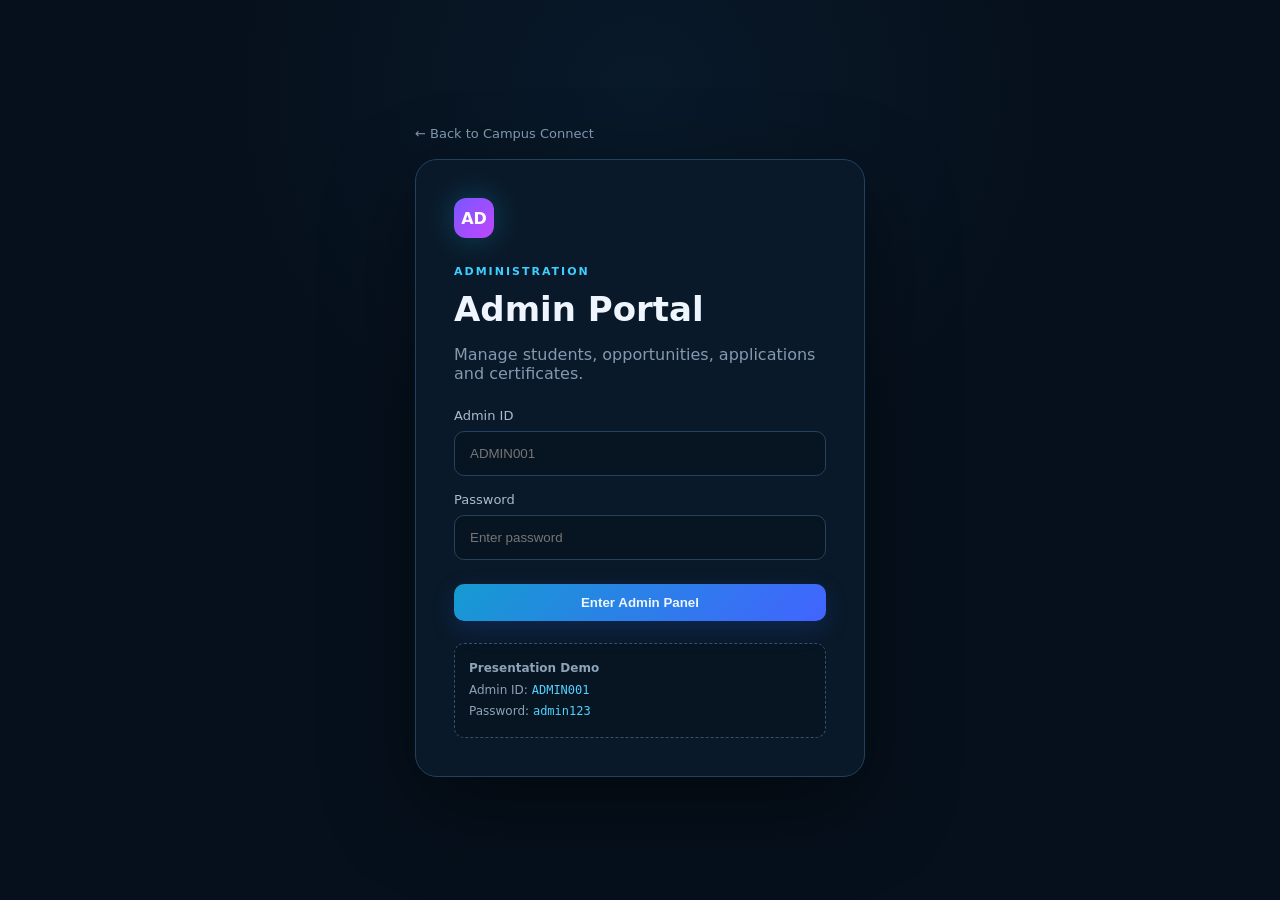
<file: admin/students.html>
<!DOCTYPE html><html lang="en"><head><meta charset="UTF-8"><meta name="viewport" content="width=device-width,initial-scale=1.0"><title>Manage Students | Campus Connect</title><link rel="stylesheet" href="../css/style.css"><link rel="stylesheet" href="../css/dashboard.css"></head><body data-role="admin"><header class="dash-nav"><a class="brand" href="../index.html"><span class="brand-mark">CC</span><span><b>Campus Connect</b><small>The National College Jayanagar</small></span></a><div class="user-chip">Campus Connect <button onclick="logout()">Logout</button></div></header><div class="dash-layout"><aside class="sidebar"><a href="dashboard.html">⌂ Dashboard</a><a class="active" href="#">Manage Students</a></aside><main class="dashboard-main"><span class="eyebrow">ADMINISTRATION</span><h1>Manage Students</h1><p style="color:#8195aa">This module is part of the Campus Connect Stage 1 presentation build. Firebase functionality will be connected in the next stage.</p><div class="dash-section"><div class="dash-cards"><article><h3>Demo module ready</h3><p>The UI foundation is complete. Next we will connect real data, authentication and admin controls using Firebase.</p></article><article><h3>College</h3><p>The National College Jayanagar</p></article></div></div></main></div><script src="../js/auth.js"></script></body></html>
</file>
<file: css/style.css>
*{box-sizing:border-box}html{scroll-behavior:smooth}body{margin:0;font-family:Inter,system-ui,-apple-system,BlinkMacSystemFont,"Segoe UI",sans-serif;background:#07111f;color:#eef5ff}a{text-decoration:none;color:inherit}.navbar,.dash-nav{height:76px;padding:0 6%;display:flex;align-items:center;justify-content:space-between;border-bottom:1px solid #18304a;background:#07111fee;backdrop-filter:blur(14px);position:relative;z-index:5}.brand{display:flex;gap:11px;align-items:center}.brand-mark,.auth-logo{width:40px;height:40px;border-radius:12px;display:grid;place-items:center;background:linear-gradient(135deg,#16c8ff,#4264ff);font-weight:900;color:white;box-shadow:0 0 30px #16c8ff44}.brand small{display:block;color:#7890aa;font-size:10px;margin-top:2px}.navbar nav{display:flex;align-items:center;gap:20px;color:#a9b9cb;font-size:14px}.btn{display:inline-flex;align-items:center;justify-content:center;padding:11px 17px;border-radius:10px;border:1px solid #28415d;color:#eaf5ff;background:#102138;font-weight:700;cursor:pointer}.btn-primary{background:linear-gradient(135deg,#159bd1,#4264ff);border:0;box-shadow:0 8px 25px #2563eb33}.btn-outline{background:transparent}.btn-large{padding:14px 20px}.hero{min-height:620px;padding:100px 8%;display:flex;align-items:center;justify-content:space-between;gap:60px;background:radial-gradient(circle at 80% 35%,#164d7933,transparent 38%),radial-gradient(circle at 10% 70%,#123b6333,transparent 35%)}.hero-copy{max-width:720px}.eyebrow{font-size:11px;letter-spacing:2px;color:#3dcfff;font-weight:800}.hero h1{font-size:clamp(44px,6vw,78px);line-height:1.03;margin:16px 0}.hero h1 span{color:#35c7ff}.hero p{font-size:18px;line-height:1.7;color:#9db0c5;max-width:650px}.hero-actions{display:flex;gap:12px;margin:30px 0}.hero-note{font-size:12px;color:#61758d}.hero-card{width:330px;padding:28px;border:1px solid #21415e;border-radius:24px;background:linear-gradient(160deg,#0e2137dd,#08121fdd);box-shadow:0 30px 80px #0006}.card-top{color:#8ca2b9;margin-bottom:20px}.live-dot{display:inline-block;width:8px;height:8px;background:#37e29b;border-radius:50%;margin-right:8px;box-shadow:0 0 12px #37e29b}.mini-stat{padding:17px 0;border-top:1px solid #1a344e;display:flex;justify-content:space-between}.mini-stat strong{font-size:25px}.mini-stat span{color:#7890aa}.stats{display:grid;grid-template-columns:repeat(4,1fr);padding:35px 8%;border-top:1px solid #18304a;border-bottom:1px solid #18304a}.stats div{display:flex;flex-direction:column;align-items:center;gap:5px}.stats strong{font-size:30px}.stats span{font-size:12px;color:#71869d}.section{padding:90px 8%}.section-heading{text-align:center;max-width:700px;margin:0 auto 45px}.section-heading h2{font-size:40px;margin:12px 0}.section-heading p{color:#8397ac}.opportunity-grid{display:grid;grid-template-columns:repeat(3,1fr);gap:18px}.opportunity-card{padding:28px;border:1px solid #193650;background:#0b1929;border-radius:18px;transition:.2s}.opportunity-card:hover{transform:translateY(-4px);border-color:#2d8fc0}.icon{font-size:30px;margin-bottom:15px}.opportunity-card p{color:#8397ac;line-height:1.6}.opportunity-card a{color:#39c9ff;font-weight:700}.dark-section{background:#091725;border-top:1px solid #18304a}.steps{display:grid;grid-template-columns:repeat(4,1fr);gap:18px}.step{padding:25px;border:1px solid #193650;border-radius:16px}.step span{color:#39c9ff;font-weight:900}.step p{color:#8397ac;line-height:1.6}footer{padding:28px 8%;border-top:1px solid #18304a;color:#74899f;display:flex;justify-content:space-between;font-size:12px}@media(max-width:850px){.navbar nav a:not(.btn){display:none}.hero{padding:65px 6%;flex-direction:column;align-items:flex-start}.hero-card{width:100%}.stats,.opportunity-grid,.steps{grid-template-columns:1fr 1fr}.section{padding:65px 6%}}@media(max-width:560px){.stats,.opportunity-grid,.steps{grid-template-columns:1fr}.hero h1{font-size:44px}.hero-actions{flex-direction:column;width:100%}.hero-actions .btn{width:100%}footer{flex-direction:column;gap:10px}.brand small{display:none}}
</file>
<file: css/auth.css>
.auth-page{min-height:100vh;display:grid;place-items:center;background:radial-gradient(circle at 50% 10%,#123d6033,transparent 40%),#06101c}.auth-shell{width:min(450px,92%)}.back{display:inline-block;color:#7f96ae;margin-bottom:18px;font-size:13px}.auth-box{padding:38px;border:1px solid #21415e;background:#0a1929;border-radius:22px;box-shadow:0 30px 90px #0007}.auth-logo{margin-bottom:22px}.admin-mark{background:linear-gradient(135deg,#7957ff,#c146ff)}.auth-box h1{font-size:34px;margin:10px 0}.auth-box>p{color:#8499af}.auth-box form{margin-top:25px}label{display:block;color:#aabbd0;font-size:13px;margin:16px 0}input{width:100%;margin-top:8px;padding:14px 15px;background:#071422;border:1px solid #26425e;border-radius:10px;color:#fff;outline:none}input:focus{border-color:#35c7ff}.btn-full{width:100%;margin-top:8px}.form-message{font-size:13px;text-align:center;color:#ffb4b4}.demo-box{margin-top:22px;padding:14px;background:#071522;border:1px dashed #31516e;border-radius:10px;color:#8ea2b8;font-size:12px;line-height:1.8}.demo-box code{color:#4fd2ff}.switch-link{display:block;text-align:center;color:#3ccaff;font-size:13px;margin-top:22px}
</file>
<file: css/dashboard.css>
.dash-nav{height:72px}.user-chip{font-size:12px;color:#9db0c5}.user-chip button{margin-left:12px;border:0;background:transparent;color:#45caff;cursor:pointer}.dash-layout{display:flex;min-height:calc(100vh - 72px)}.sidebar{width:240px;border-right:1px solid #18304a;padding:25px 14px;background:#071421;display:flex;flex-direction:column;gap:5px}.sidebar a{padding:13px 15px;border-radius:9px;color:#8195aa;font-size:13px}.sidebar a:hover,.sidebar a.active{background:#10263b;color:#fff}.dashboard-main{flex:1;padding:45px 5%;overflow:auto}.welcome{display:flex;justify-content:space-between;gap:20px;align-items:center;margin-bottom:35px}.welcome h1{font-size:32px;margin:10px 0 6px}.welcome p{color:#8195aa;margin:0}.dashboard-stats{display:grid;grid-template-columns:repeat(4,1fr);gap:14px}.dashboard-stats>div{padding:20px;border:1px solid #1b3852;background:#0a1929;border-radius:14px}.dashboard-stats span{display:block;color:#8094aa;font-size:12px}.dashboard-stats strong{font-size:28px;display:block;margin-top:8px}.dash-section{margin-top:40px}.section-title{display:flex;justify-content:space-between;align-items:center;margin-bottom:17px}.section-title h2{font-size:19px}.section-title a{color:#36c8ff;font-size:13px}.dash-cards{display:grid;grid-template-columns:repeat(3,1fr);gap:16px}.dash-cards article{padding:22px;border:1px solid #1b3852;background:#0a1929;border-radius:14px}.dash-cards h3{font-size:17px}.dash-cards p,.card-meta{color:#8094aa;font-size:12px;line-height:1.6}.card-meta{margin:15px 0}.tag{font-size:9px;letter-spacing:1px;padding:5px 8px;border-radius:5px;font-weight:900}.blue{background:#123f5c;color:#55d5ff}.green{background:#103d30;color:#47e5aa}.purple{background:#302653;color:#c3a6ff}.btn-small{padding:8px 12px;font-size:12px}.admin-grid{display:grid;grid-template-columns:repeat(2,1fr);gap:14px}.admin-grid a{padding:23px;border:1px solid #1b3852;background:#0a1929;border-radius:14px;display:flex;flex-direction:column;gap:8px}.admin-grid span{font-size:12px;color:#8094aa}.activity{border:1px solid #1b3852;background:#0a1929;border-radius:14px}.activity p{margin:0;padding:15px 18px;border-bottom:1px solid #173047;font-size:13px;color:#a2b3c5}.activity p:last-child{border:0}.activity span{float:right;color:#61778f;font-size:11px}@media(max-width:900px){.sidebar{width:75px}.sidebar a{font-size:0;text-align:center}.dashboard-main{padding:30px 4%}.dashboard-stats,.dash-cards{grid-template-columns:1fr 1fr}}@media(max-width:600px){.sidebar{display:none}.welcome{flex-direction:column;align-items:flex-start}.dashboard-stats,.dash-cards,.admin-grid{grid-template-columns:1fr}.dash-nav .brand small{display:none}}
</file>
